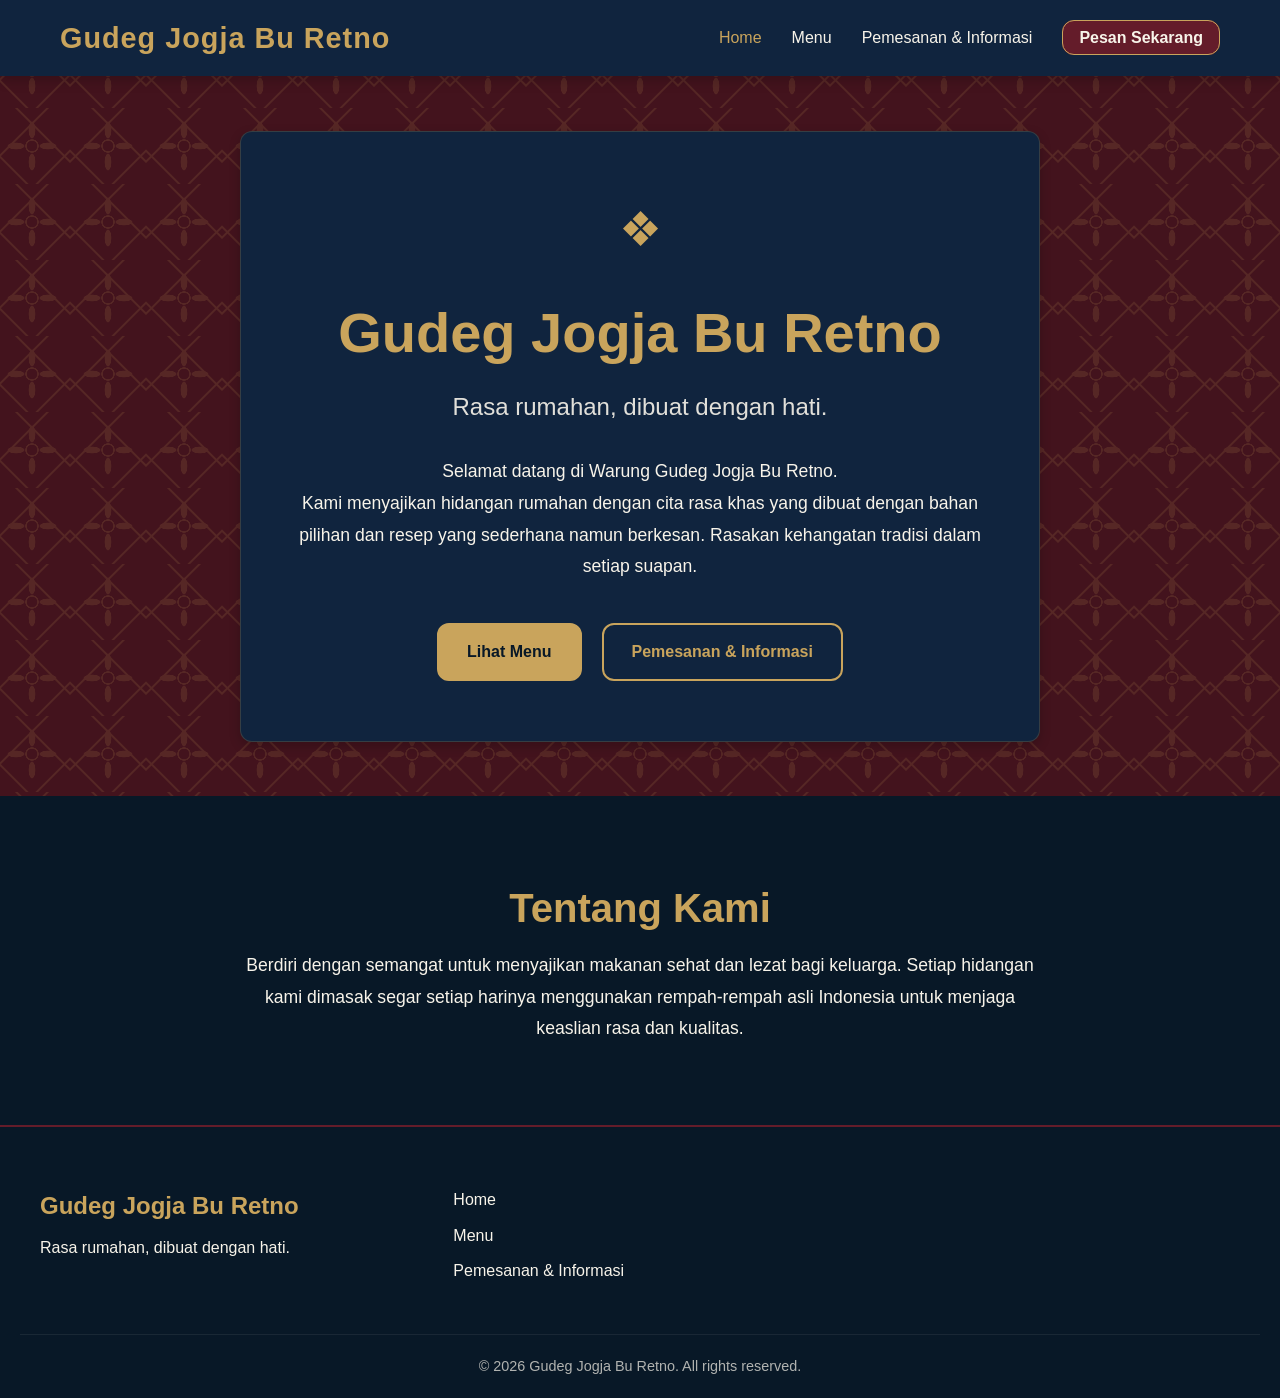
<file: index.html>
<!DOCTYPE html>
<html lang="id">
<head>
    <meta charset="UTF-8">
    <meta name="viewport" content="width=device-width, initial-scale=1.0">
    <title>Gudeg Jogja Bu Retno</title>
    <link rel="stylesheet" href="style 2.css"
</head>
<body>
    <!-- Header & Navigation -->
    <header>
        <nav class="navbar">
            <a href="Home.html" class="logo">Gudeg Jogja Bu Retno</a>
            <ul class="nav-menu">
                <li class="nav-item"><a href="Home.html" class="nav-link active">Home</a></li>
                <li class="nav-item"><a href="Menu.html" class="nav-link">Menu</a></li>
                <li class="nav-item"><a href="Pemesanan & informasi.html" class="nav-link">Pemesanan & Informasi</a></li>
                <li class="nav-item desktop-only"><a href="Pemesanan & informasi.html" class="btn-cta">Pesan Sekarang</a></li>
            </ul>
            <div class="hamburger">
                <span class="bar"></span>
                <span class="bar"></span>
                <span class="bar"></span>
            </div>
        </nav>
    </header>

    <!-- Main Content -->
    <main>
        <section class="hero">
            <div class="hero-content">
                <div class="ornament-top">❖</div>
                <h1>Gudeg Jogja Bu Retno</h1>
                <h2 class="subtitle">Rasa rumahan, dibuat dengan hati.</h2>
                <p class="intro-text">
                    Selamat datang di Warung Gudeg Jogja Bu Retno.<br>
                    Kami menyajikan hidangan rumahan dengan cita rasa khas yang dibuat dengan bahan pilihan dan resep yang sederhana namun berkesan. 
                    Rasakan kehangatan tradisi dalam setiap suapan.
                </p>
                <div class="hero-buttons">
                    <a href="Menu.html" class="btn btn-primary">Lihat Menu</a>
                    <a href="Pemesanan & informasi.html" class="btn btn-secondary">Pemesanan & Informasi</a>
                </div>
            </div>
        </section>

        <section class="about">
            <div class="container">
                <h2 class="section-title">Tentang Kami</h2>
                <p class="about-text">
                    Berdiri dengan semangat untuk menyajikan makanan sehat dan lezat bagi keluarga. 
                    Setiap hidangan kami dimasak segar setiap harinya menggunakan rempah-rempah asli Indonesia untuk menjaga keaslian rasa dan kualitas.
                </p>
            </div>
        </section>
    </main>

    <!-- Footer -->
    <footer>
        <div class="footer-container">
            <div class="footer-brand">
                <h3>Gudeg Jogja Bu Retno</h3>
                <p>Rasa rumahan, dibuat dengan hati.</p>
            </div>
            <div class="footer-links">
                <ul>
                    <li><a href="index.html">Home</a></li>
                    <li><a href="Menu.html">Menu</a></li>
                    <li><a href="Pemesanan & informasi.html">Pemesanan & Informasi</a></li>
                </ul>
            </div>
            
        </div>
        <div class="footer-bottom">
            <p>&copy; 2026 Gudeg Jogja Bu Retno. All rights reserved.</p>
        </div>
    </footer>

    <script src="Javascript.js"></script>
</body>
</html>
</file>
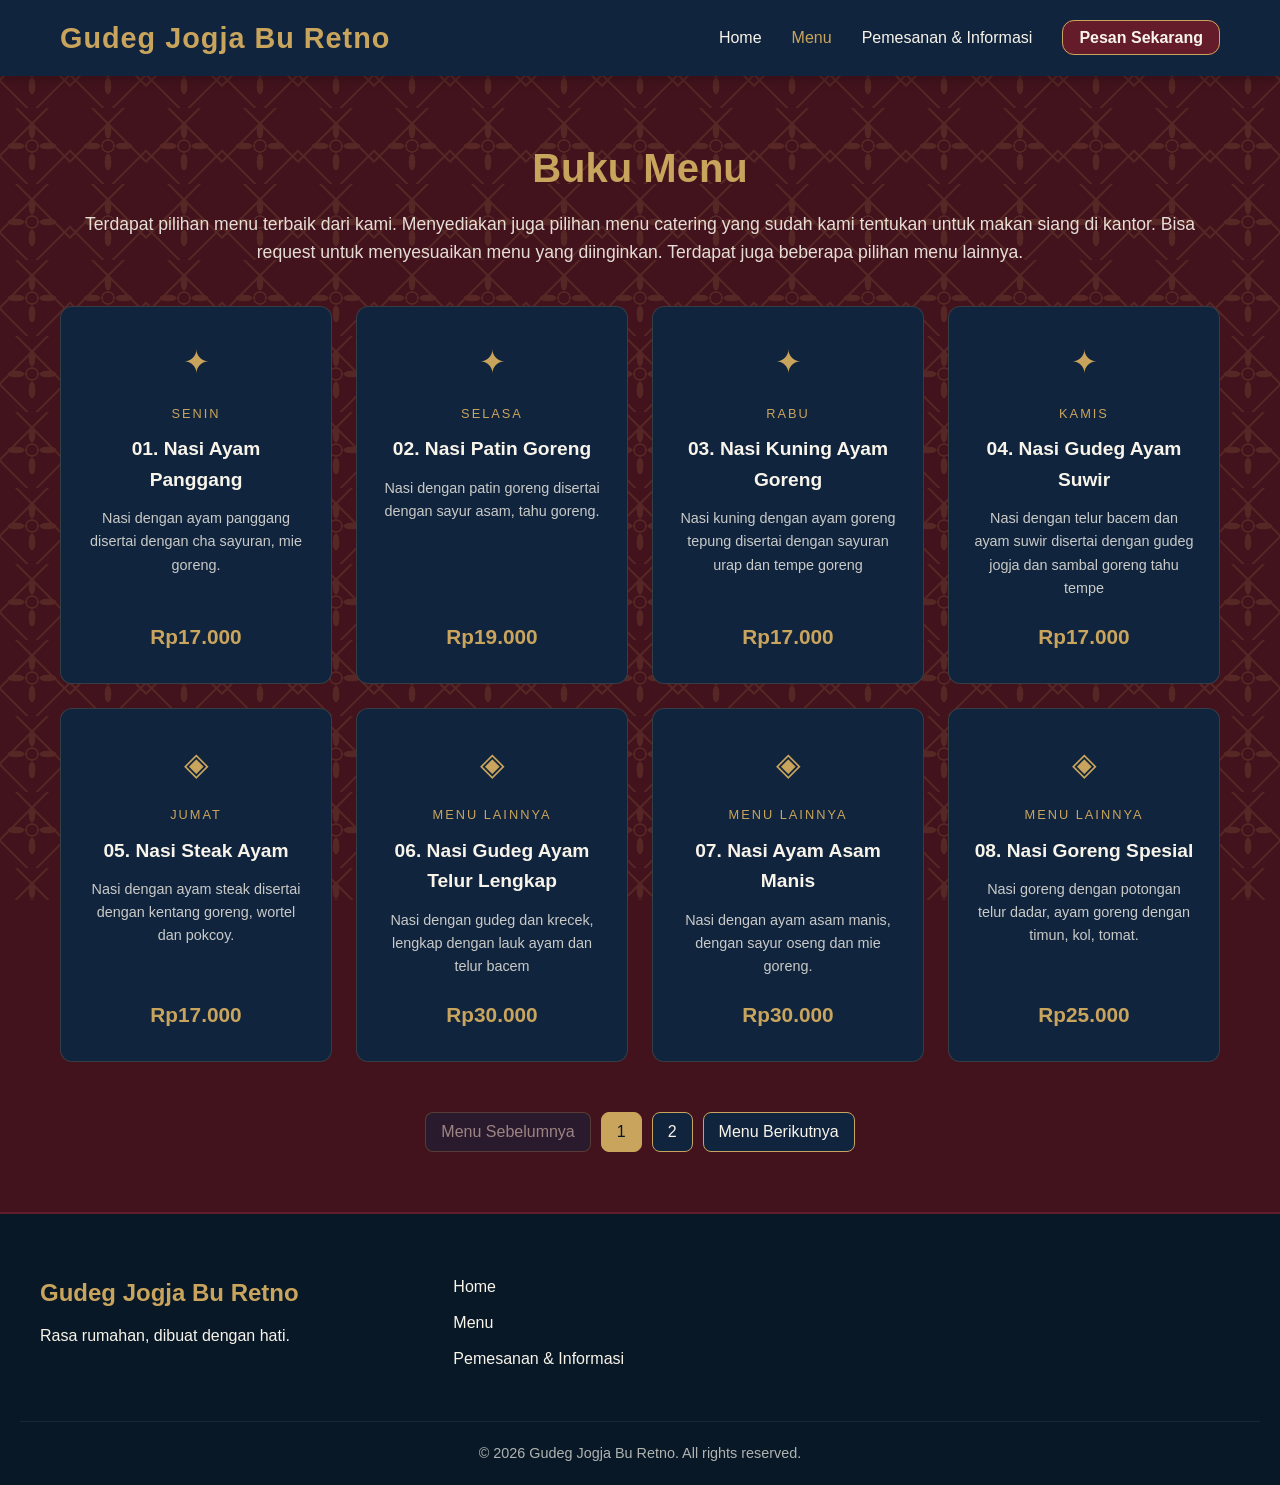
<file: Menu.html>
<!DOCTYPE html>
<html lang="id">
<head>
    <meta charset="UTF-8">
    <meta name="viewport" content="width=device-width, initial-scale=1.0">
    <title>Menu - Gudeg Jogja Bu Retno</title>
    <link rel="stylesheet" href="style 2.css"
</head>
<body>
    <header>
        <nav class="navbar">
            <a href="index.html" class="logo">Gudeg Jogja Bu Retno</a>
            <ul class="nav-menu">
                <li class="nav-item"><a href="index.html" class="nav-link">Home</a></li>
                <li class="nav-item"><a href="Menu.html" class="nav-link active">Menu</a></li>
                <li class="nav-item"><a href="Pemesanan & informasi.html" class="nav-link">Pemesanan & Informasi</a></li>
                <li class="nav-item desktop-only"><a href="Pemesanan & informasi.html" class="btn-cta">Pesan Sekarang</a></li>
            </ul>
            <div class="hamburger">
                <span class="bar"></span>
                <span class="bar"></span>
                <span class="bar"></span>
            </div>
        </nav>
    </header>

    <main>
        <section class="menu-section">
            <div class="container">
                <h1 class="section-title">Buku Menu</h1>
                <p class="section-subtitle">Terdapat pilihan menu terbaik dari kami. Menyediakan juga pilihan menu catering yang sudah kami tentukan untuk makan siang di kantor.
                                            Bisa request untuk menyesuaikan menu yang diinginkan. Terdapat juga beberapa pilihan menu lainnya.</p>
                
                <div class="menu-grid" id="menu-container">
                    
                    <!-- HALAMAN 1 (8 Menu) -->
                    <div class="menu-card" data-page="1">
                        <div class="menu-icon">✦</div>
                        <span class="menu-category">SENIN</span>
                        <h3 class="menu-name">01. Nasi Ayam Panggang</h3>
                        <p class="menu-desc">Nasi dengan ayam panggang disertai dengan cha sayuran, mie goreng.</p>
                        <div class="menu-price">Rp17.000</div>
                    </div>
                    <div class="menu-card" data-page="1">
                        <div class="menu-icon">✦</div>
                        <span class="menu-category">SELASA</span>
                        <h3 class="menu-name">02. Nasi Patin Goreng</h3>
                        <p class="menu-desc">Nasi dengan patin goreng disertai dengan sayur asam, tahu goreng.</p>
                        <div class="menu-price">Rp19.000</div>
                    </div>
                    <div class="menu-card" data-page="1">
                        <div class="menu-icon">✦</div>
                        <span class="menu-category">RABU</span>
                        <h3 class="menu-name">03. Nasi Kuning Ayam Goreng</h3>
                        <p class="menu-desc">Nasi kuning dengan ayam goreng tepung disertai dengan sayuran urap dan tempe goreng</p>
                        <div class="menu-price">Rp17.000</div>
                    </div>
                    <div class="menu-card" data-page="1">
                        <div class="menu-icon">✦</div>
                        <span class="menu-category">KAMIS</span>
                        <h3 class="menu-name">04. Nasi Gudeg Ayam Suwir</h3>
                        <p class="menu-desc">Nasi dengan telur bacem dan ayam suwir disertai dengan gudeg jogja dan sambal goreng tahu tempe</p>
                        <div class="menu-price">Rp17.000</div>
                    </div>
                    <div class="menu-card" data-page="1">
                        <div class="menu-icon">◈</div>
                        <span class="menu-category">JUMAT</span>
                        <h3 class="menu-name">05. Nasi Steak Ayam</h3>
                        <p class="menu-desc">Nasi dengan ayam steak disertai dengan kentang goreng, wortel dan pokcoy.</p>
                        <div class="menu-price">Rp17.000</div>
                    </div>
                    <div class="menu-card" data-page="1">
                        <div class="menu-icon">◈</div>
                        <span class="menu-category">MENU LAINNYA</span>
                        <h3 class="menu-name">06. Nasi Gudeg Ayam Telur Lengkap</h3>
                        <p class="menu-desc">Nasi dengan gudeg dan krecek, lengkap dengan lauk ayam dan telur bacem</p>
                        <div class="menu-price">Rp30.000</div>
                    </div>
                    <div class="menu-card" data-page="1">
                        <div class="menu-icon">◈</div>
                        <span class="menu-category">MENU LAINNYA</span>
                        <h3 class="menu-name">07. Nasi Ayam Asam Manis</h3>
                        <p class="menu-desc">Nasi dengan ayam asam manis, dengan sayur oseng dan mie goreng.</p>
                        <div class="menu-price">Rp30.000</div>
                    </div>
                    <div class="menu-card" data-page="1">
                        <div class="menu-icon">◈</div>
                        <span class="menu-category">MENU LAINNYA</span>
                        <h3 class="menu-name">08. Nasi Goreng Spesial</h3>
                        <p class="menu-desc">Nasi goreng dengan potongan telur dadar, ayam goreng dengan timun, kol, tomat.</p>
                        <div class="menu-price">Rp25.000</div>
                    </div>

                    <!-- HALAMAN 2 (8 Menu) -->
                    <div class="menu-card" data-page="2" style="display: none;">
                        <div class="menu-icon">✦</div>
                        <span class="menu-category">MENU LAINNYA</span>
                        <h3 class="menu-name">09. Siomay Lengkap</h3>
                        <p class="menu-desc">Siomay ayam dengan saus kacang dilengkapi dengan sayuran kol,pare,kentang, dan tahu.</p>
                        <div class="menu-price">Rp20.000</div>
                    </div>
                    <div class="menu-card" data-page="2" style="display: none;">
                        <div class="menu-icon">✦</div>
                        <span class="menu-category">MENU LAINNYA</span>
                        <h3 class="menu-name">10. Nasi Ayam Panggang Madu</h3>
                        <p class="menu-desc">Nasi dengan ayam panggang perpaduan bumbu saos dan madu yang manis dan segar disertai telur bacem, mie goreng dan sayur lalapan.</p>
                        <div class="menu-price">Rp30.000</div>
                    </div>
                    <div class="menu-card" data-page="2" style="display: none;">
                        <div class="menu-icon">✦</div>
                        <span class="menu-category">MAKANAN RINGAN</span>
                        <h3 class="menu-name">11. Bumbu Sumsum</h3>
                        <p class="menu-desc">Bubur sumsum yang disertai dengan kuah gula merah manis dan segar dilengkapi pisang.</p>
                        <div class="menu-price">Rp20.000</div>
                    </div>
                    <div class="menu-card" data-page="2" style="display: none;">
                        <div class="menu-icon">✦</div>
                        <span class="menu-category">HIDANGAN ACARA</span>
                        <h3 class="menu-name">12. Tumpeng Mini</h3>
                        <p class="menu-desc">Nasi kuning dengan ayam panggang/ayam bacem, sayuran urap,mie goreng, orek tempe kacang, dan sambal terasi.</p>
                        <div class="menu-price">Rp40.000</div>
                    </div>
                    <div class="menu-card" data-page="2" style="display: none;">
                        <div class="menu-icon">✧</div>
                        <span class="menu-category">HIDANGAN ACARA</span>
                        <h3 class="menu-name">13. Nasi Kotak Gudeg Komplit</h3>
                        <p class="menu-desc">Nasi gudeg ayam dan telur, bisa request ayam opor/bacem/panggang.</p>
                        <div class="menu-price">Rp32.000</div>
                    </div>
                    <div class="menu-card" data-page="2" style="display: none;">
                        <div class="menu-icon">✧</div>
                        <span class="menu-category">HIDANGAN ACARA</span>
                        <h3 class="menu-name">14. Tumpeng 10 Porsi</h3>
                        <p class="menu-desc">Tumpeng untuk 10 porsi, bisa request untuk berapa porsi.</p>
                        <div class="menu-price">Rp450.000</div>
                    </div>
                    <div class="menu-card" data-page="2" style="display: none;">
                        <div class="menu-icon">✧</div>
                        <span class="menu-category">MINUMAN</span>
                        <h3 class="menu-name">15. Es Teh Manis/Tawar</h3>
                        <p class="menu-desc">Es Teh manis dari teh tubruk.</p>
                        <div class="menu-price">Rp5.000</div>
                    </div>
                    <div class="menu-card" data-page="2" style="display: none;">
                        <div class="menu-icon">✧</div>
                        <span class="menu-category">MINUMAN</span>
                        <h3 class="menu-name">16. ES COKELAT CREAMY</h3>
                        <p class="menu-desc">Es cokelat dari bubuk cokelat asli dicampur dengan krimer yang manis.</p>
                        <div class="menu-price">Rp10.000</div>
                    </div>
                </div>

                <!-- Pagination -->
                <div class="pagination">
                    <button id="btn-prev" class="page-btn" disabled>Menu Sebelumnya</button>
                    <button class="page-num active" data-target="1">1</button>
                    <button class="page-num" data-target="2">2</button>
                    <button id="btn-next" class="page-btn">Menu Berikutnya</button>
                </div>
            </div>
        </section>
    </main>

    <footer>
        <div class="footer-container">
            <div class="footer-brand">
                <h3>Gudeg Jogja Bu Retno</h3>
                <p>Rasa rumahan, dibuat dengan hati.</p>
            </div>
            <div class="footer-links">
     
                <ul>
                    <li><a href="index.html">Home</a></li>
                    <li><a href="Menu.html">Menu</a></li>
                    <li><a href="Pemesanan & informasi.html">Pemesanan & Informasi</a></li>
                </ul>
            </div>
            
        </div>
        <div class="footer-bottom">
            <p>&copy; 2026 Gudeg Jogja Bu Retno. All rights reserved.</p>
        </div>
    </footer>

    <script src="Javascript.js"></script>
</body>
</html>
</file>
<file: style 2.css>
/* =========================================
   VARIABLES & COLOR PALETTE
========================================= */
:root {
    --primary-maroon: #641C2A;
    --dark-maroon: #43131D;
    --primary-navy: #10243E;
    --deep-navy: #081827;
    --ivory: #F8F4EA;
    --gold: #C9A45C;
    
    --shadow-soft: 0 4px 12px rgba(0, 0, 0, 0.2);
    --shadow-hover: 0 12px 24px rgba(0, 0, 0, 0.4);
    --radius: 12px;
    --transition: all 0.3s ease;
}

/* =========================================
   RESET & TYPOGRAPHY
========================================= */
* {
    margin: 0;
    padding: 0;
    box-sizing: border-box;
}

body {
    font-family: 'Segoe UI', Tahoma, Geneva, Verdana, sans-serif;
    background-color: var(--dark-maroon);
    color: var(--ivory);
    line-height: 1.6;
    position: relative;
    min-height: 100vh;
    display: flex;
    flex-direction: column;
}

/* =========================================
   BACKGROUND ORNAMENT (TRANSPARENT PATTERN)
========================================= */
body::before {
    content: "";
    position: fixed;
    inset: 0;
    opacity: 0.14;
    pointer-events: none;
    z-index: -1;
    /* Ornamen floral-batik transparan dari CSS gradients */
    background:
        radial-gradient(ellipse 7px 17px at 50% 29%, var(--gold) 45%, transparent 52%),
        radial-gradient(ellipse 7px 17px at 50% 71%, var(--gold) 45%, transparent 52%),
        radial-gradient(ellipse 17px 7px at 29% 50%, var(--gold) 45%, transparent 52%),
        radial-gradient(ellipse 17px 7px at 71% 50%, var(--gold) 45%, transparent 52%),
        radial-gradient(circle at 50% 50%, transparent 0 5px, var(--gold) 5.5px 6.5px, transparent 7px),
        repeating-linear-gradient(45deg, transparent 0 22px, var(--gold) 23px 24px, transparent 25px 46px),
        repeating-linear-gradient(-45deg, transparent 0 22px, var(--gold) 23px 24px, transparent 25px 46px);
    background-size: 76px 76px;
    background-position: center center;
}

/* =========================================
   UTILITIES
========================================= */
a {
    text-decoration: none;
    color: inherit;
}
ul {
    list-style: none;
}
.container {
    width: 100%;
    max-width: 1200px;
    margin: 0 auto;
    padding: 0 20px;
}
.section-title {
    text-align: center;
    color: var(--gold);
    font-size: 2.5rem;
    margin-bottom: 10px;
}
.section-subtitle {
    text-align: center;
    color: var(--ivory);
    margin-bottom: 40px;
    font-size: 1.1rem;
    opacity: 0.9;
}

/* =========================================
   BUTTONS
========================================= */
.btn {
    display: inline-block;
    padding: 14px 28px;
    border-radius: var(--radius);
    font-weight: 600;
    text-align: center;
    cursor: pointer;
    transition: var(--transition);
    font-size: 1rem;
}
.btn-primary {
    background-color: var(--gold);
    color: var(--deep-navy);
    border: 2px solid var(--gold);
}
.btn-primary:hover, .btn-primary:focus {
    background-color: transparent;
    color: var(--gold);
}
.btn-secondary {
    background-color: transparent;
    color: var(--gold);
    border: 2px solid var(--gold);
}
.btn-secondary:hover, .btn-secondary:focus {
    background-color: var(--gold);
    color: var(--deep-navy);
}

/* =========================================
   NAVIGATION (NAVBAR)
========================================= */
header {
    background-color: var(--primary-navy);
    box-shadow: var(--shadow-soft);
    position: sticky;
    top: 0;
    z-index: 1000;
}
.navbar {
    display: flex;
    justify-content: space-between;
    align-items: center;
    padding: 15px 20px;
    max-width: 1200px;
    margin: 0 auto;
}
.logo {
    font-size: 1.8rem;
    font-weight: 700;
    color: var(--gold);
    letter-spacing: 1px;
}
.nav-menu {
    display: flex;
    align-items: center;
    gap: 30px;
}
.nav-link {
    font-size: 1rem;
    font-weight: 500;
    transition: var(--transition);
}
.nav-link:hover, .nav-link.active {
    color: var(--gold);
}
.btn-cta {
    background-color: var(--primary-maroon);
    color: var(--ivory);
    padding: 8px 16px;
    border-radius: var(--radius);
    font-weight: 600;
    border: 1px solid var(--gold);
    transition: var(--transition);
}
.btn-cta:hover {
    background-color: var(--gold);
    color: var(--deep-navy);
}
.hamburger {
    display: none;
    cursor: pointer;
}
.hamburger .bar {
    display: block;
    width: 25px;
    height: 3px;
    margin: 5px auto;
    background-color: var(--ivory);
    transition: var(--transition);
}

/* =========================================
   HERO SECTION
========================================= */
.hero {
    display: flex;
    justify-content: center;
    align-items: center;
    min-height: 80vh;
    text-align: center;
    padding: 40px 20px;
}
.hero-content {
    max-width: 800px;
    background-color: var(--primary-navy);
    padding: 60px 40px;
    border-radius: var(--radius);
    border: 1px solid rgba(201, 164, 92, 0.2);
    box-shadow: var(--shadow-soft);
}
.ornament-top {
    color: var(--gold);
    font-size: 3rem;
    margin-bottom: 20px;
}
.hero h1 {
    font-size: 3.5rem;
    color: var(--gold);
    margin-bottom: 10px;
}
.subtitle {
    font-size: 1.5rem;
    font-weight: 400;
    margin-bottom: 30px;
    color: var(--ivory);
    opacity: 0.9;
}
.intro-text {
    font-size: 1.1rem;
    margin-bottom: 40px;
    line-height: 1.8;
}
.hero-buttons {
    display: flex;
    justify-content: center;
    gap: 20px;
}

/* =========================================
   ABOUT SECTION
========================================= */
.about {
    padding: 80px 20px;
    background-color: var(--deep-navy);
    text-align: center;
}
.about-text {
    max-width: 800px;
    margin: 0 auto;
    font-size: 1.1rem;
    line-height: 1.8;
}

/* =========================================
   MENU SECTION
========================================= */
.menu-section {
    padding: 60px 20px;
    flex-grow: 1;
}
.menu-grid {
    display: grid;
    grid-template-columns: repeat(4, 1fr);
    gap: 24px;
}
.menu-card {
    background-color: var(--primary-navy);
    border: 1px solid rgba(201, 164, 92, 0.2);
    border-radius: var(--radius);
    padding: 30px 24px;
    text-align: center;
    transition: var(--transition);
    display: flex;
    flex-direction: column;
}
.menu-card:hover {
    transform: translateY(-8px);
    box-shadow: var(--shadow-hover);
    border-color: var(--gold);
}
.menu-icon {
    font-size: 2rem;
    color: var(--gold);
    margin-bottom: 15px;
}
.menu-category {
    font-size: 0.8rem;
    color: var(--gold);
    letter-spacing: 2px;
    margin-bottom: 10px;
    display: block;
}
.menu-name {
    font-size: 1.2rem;
    margin-bottom: 12px;
    color: var(--ivory);
}
.menu-desc {
    font-size: 0.9rem;
    opacity: 0.8;
    margin-bottom: 20px;
    flex-grow: 1;
}
.menu-price {
    font-size: 1.3rem;
    font-weight: 700;
    color: var(--gold);
}

/* Pagination */
.pagination {
    display: flex;
    justify-content: center;
    align-items: center;
    gap: 10px;
    margin-top: 50px;
}
.page-btn, .page-num {
    background-color: var(--primary-navy);
    border: 1px solid var(--gold);
    color: var(--ivory);
    padding: 10px 15px;
    border-radius: 8px;
    cursor: pointer;
    transition: var(--transition);
    font-size: 1rem;
}
.page-num.active, .page-btn:hover:not(:disabled), .page-num:hover {
    background-color: var(--gold);
    color: var(--deep-navy);
}
.page-btn:disabled {
    opacity: 0.5;
    cursor: not-allowed;
    border-color: rgba(201, 164, 92, 0.5);
}

/* =========================================
   INFORMASI SECTION
========================================= */
.info-section {
    padding: 60px 20px;
    flex-grow: 1;
}
.info-grid {
    display: grid;
    grid-template-columns: repeat(2, 1fr);
    gap: 30px;
    margin-bottom: 40px;
}
.info-card {
    background-color: var(--primary-navy);
    border: 1px solid rgba(201, 164, 92, 0.2);
    border-radius: var(--radius);
    padding: 40px;
    text-align: center;
    transition: var(--transition);
}
.info-card:hover {
    border-color: var(--gold);
    box-shadow: var(--shadow-hover);
}
.info-icon {
    font-size: 2.5rem;
    margin-bottom: 20px;
}
.info-card h3 {
    color: var(--gold);
    margin-bottom: 15px;
    font-size: 1.5rem;
}
.info-card p {
    margin-bottom: 15px;
    font-size: 1rem;
}
.highlight-text {
    font-weight: bold;
    color: var(--ivory);
    background-color: var(--dark-maroon);
    padding: 8px;
    border-radius: 6px;
    display: inline-block;
    margin-bottom: 25px;
}
.info-btn {
    display: block;
    width: 100%;
}
.schedule-box {
    background-color: var(--deep-navy);
    border: 1px solid var(--gold);
    border-radius: var(--radius);
    padding: 40px;
    text-align: center;
    max-width: 600px;
    margin: 0 auto;
}
.schedule-box h3 {
    color: var(--gold);
    font-size: 1.8rem;
    margin-bottom: 10px;
}
.schedule-icon {
    font-size: 3rem;
    margin-bottom: 15px;
}
.schedule-box .days {
    font-size: 1.2rem;
    margin-bottom: 5px;
}
.schedule-box .hours {
    font-size: 2rem;
    font-weight: bold;
    color: var(--gold);
}

/* =========================================
   FOOTER
========================================= */
footer {
    background-color: var(--deep-navy);
    padding: 60px 20px 20px;
    border-top: 2px solid var(--primary-maroon);
    margin-top: auto;
}
.footer-container {
    display: grid;
    grid-template-columns: repeat(3, 1fr);
    gap: 40px;
    max-width: 1200px;
    margin: 0 auto;
    margin-bottom: 40px;
}
.footer-brand h3 {
    color: var(--gold);
    font-size: 1.5rem;
    margin-bottom: 10px;
}

.footer-links ul li, .footer-social ul li {
    margin-bottom: 10px;
}
.footer-links a, .footer-social a {
    transition: var(--transition);
}
.footer-links a:hover, .footer-social a:hover {
    color: var(--gold);
    padding-left: 5px;
}
.footer-bottom {
    text-align: center;
    padding-top: 20px;
    border-top: 1px solid rgba(248, 244, 234, 0.1);
    font-size: 0.9rem;
    opacity: 0.7;
}

/* =========================================
   MEDIA QUERIES (RESPONSIVE)
========================================= */
/* Tablet */
@media (max-width: 1024px) {
    .menu-grid {
        grid-template-columns: repeat(2, 1fr);
    }
}
@media (max-width: 768px) {
    .hero h1 { font-size: 2.8rem; }
    .subtitle { font-size: 1.2rem; }
    
    .desktop-only { display: none; }
    
    .hamburger { display: block; }
    
    .nav-menu {
        position: fixed;
        left: -100%;
        top: 70px;
        gap: 0;
        flex-direction: column;
        background-color: var(--primary-navy);
        width: 100%;
        text-align: center;
        transition: 0.3s;
        box-shadow: var(--shadow-soft);
        padding-bottom: 20px;
    }
    .nav-menu.active { left: 0; }
    .nav-item { margin: 15px 0; }
    
    .info-grid { grid-template-columns: 1fr; }
    .footer-container { grid-template-columns: 1fr; text-align: center; }
}

/* Mobile */
@media (max-width: 480px) {
    .hero-buttons {
        flex-direction: column;
        width: 100%;
    }
    .hero h1 { font-size: 2rem; }
    .btn { width: 100%; }
    
    .menu-grid { grid-template-columns: 1fr; }
    .pagination { flex-wrap: wrap; }
    
    .info-card { padding: 25px 15px; }
}
</file>
